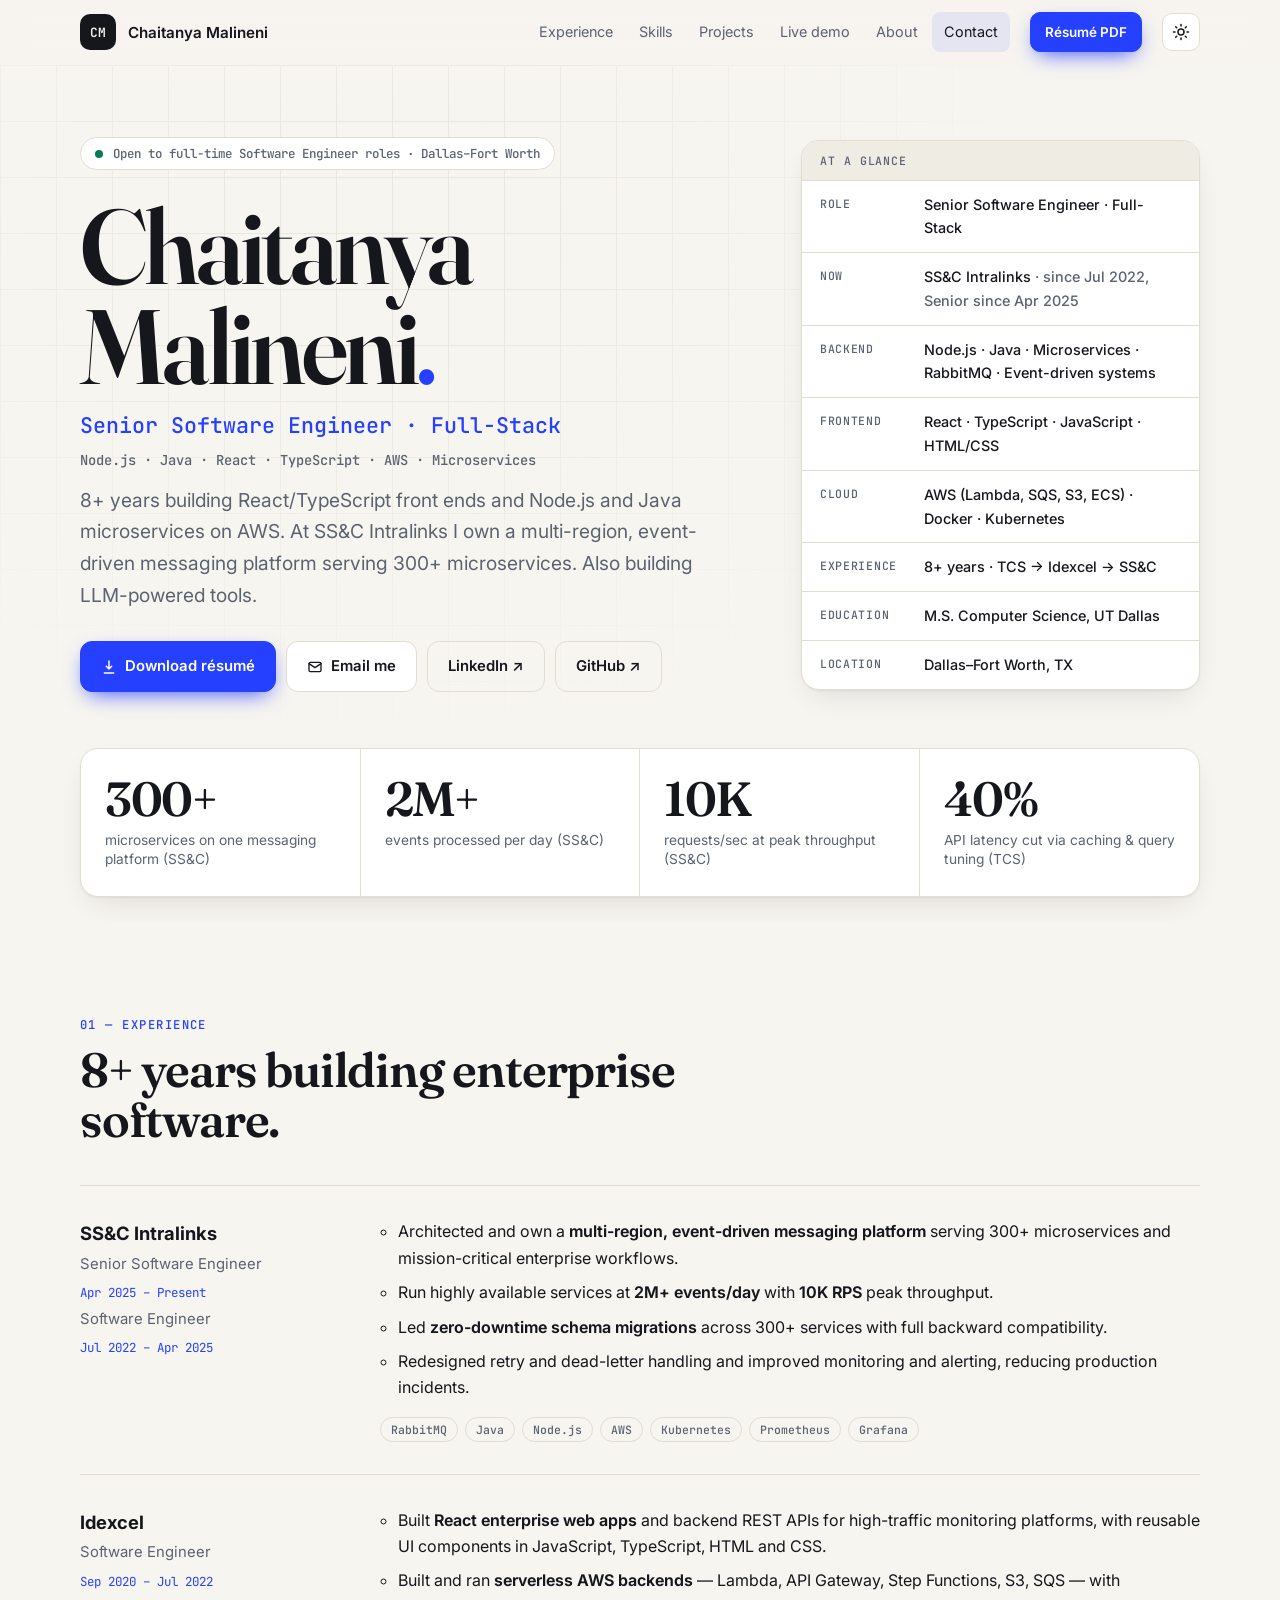
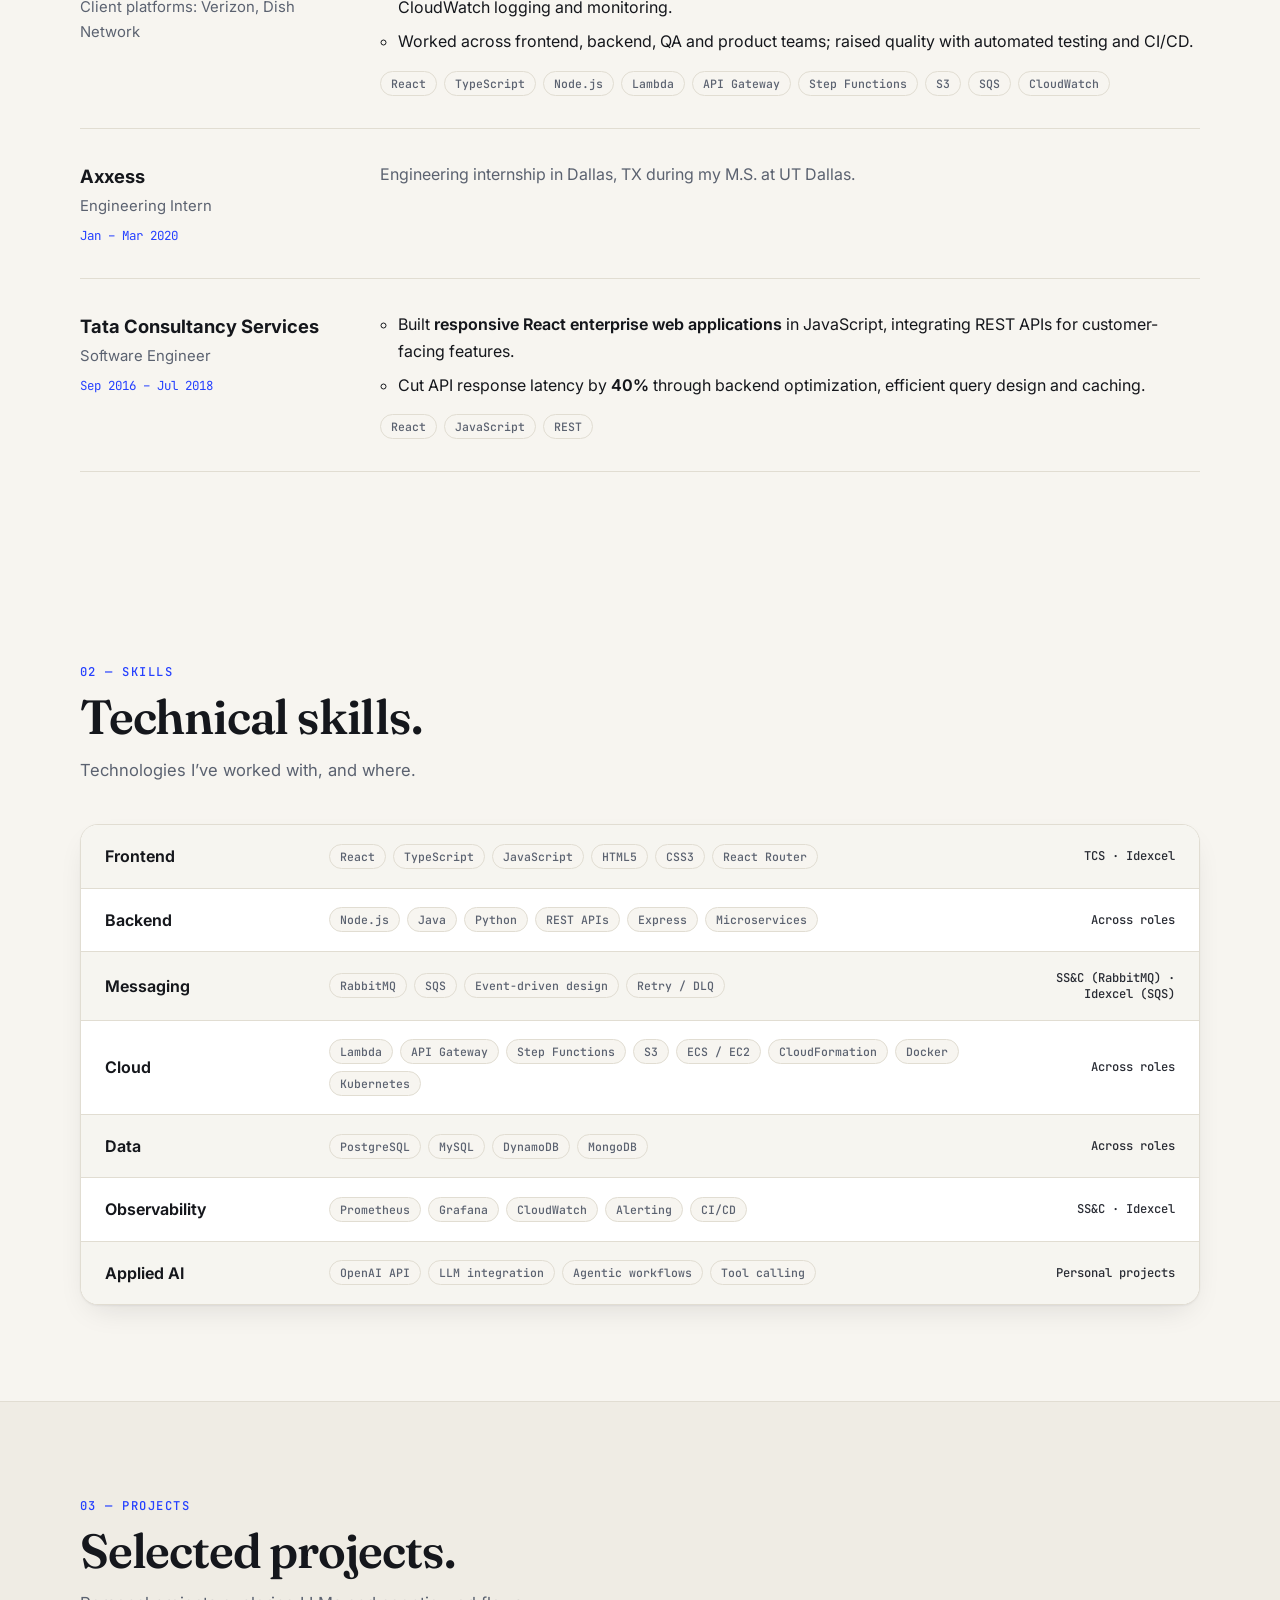
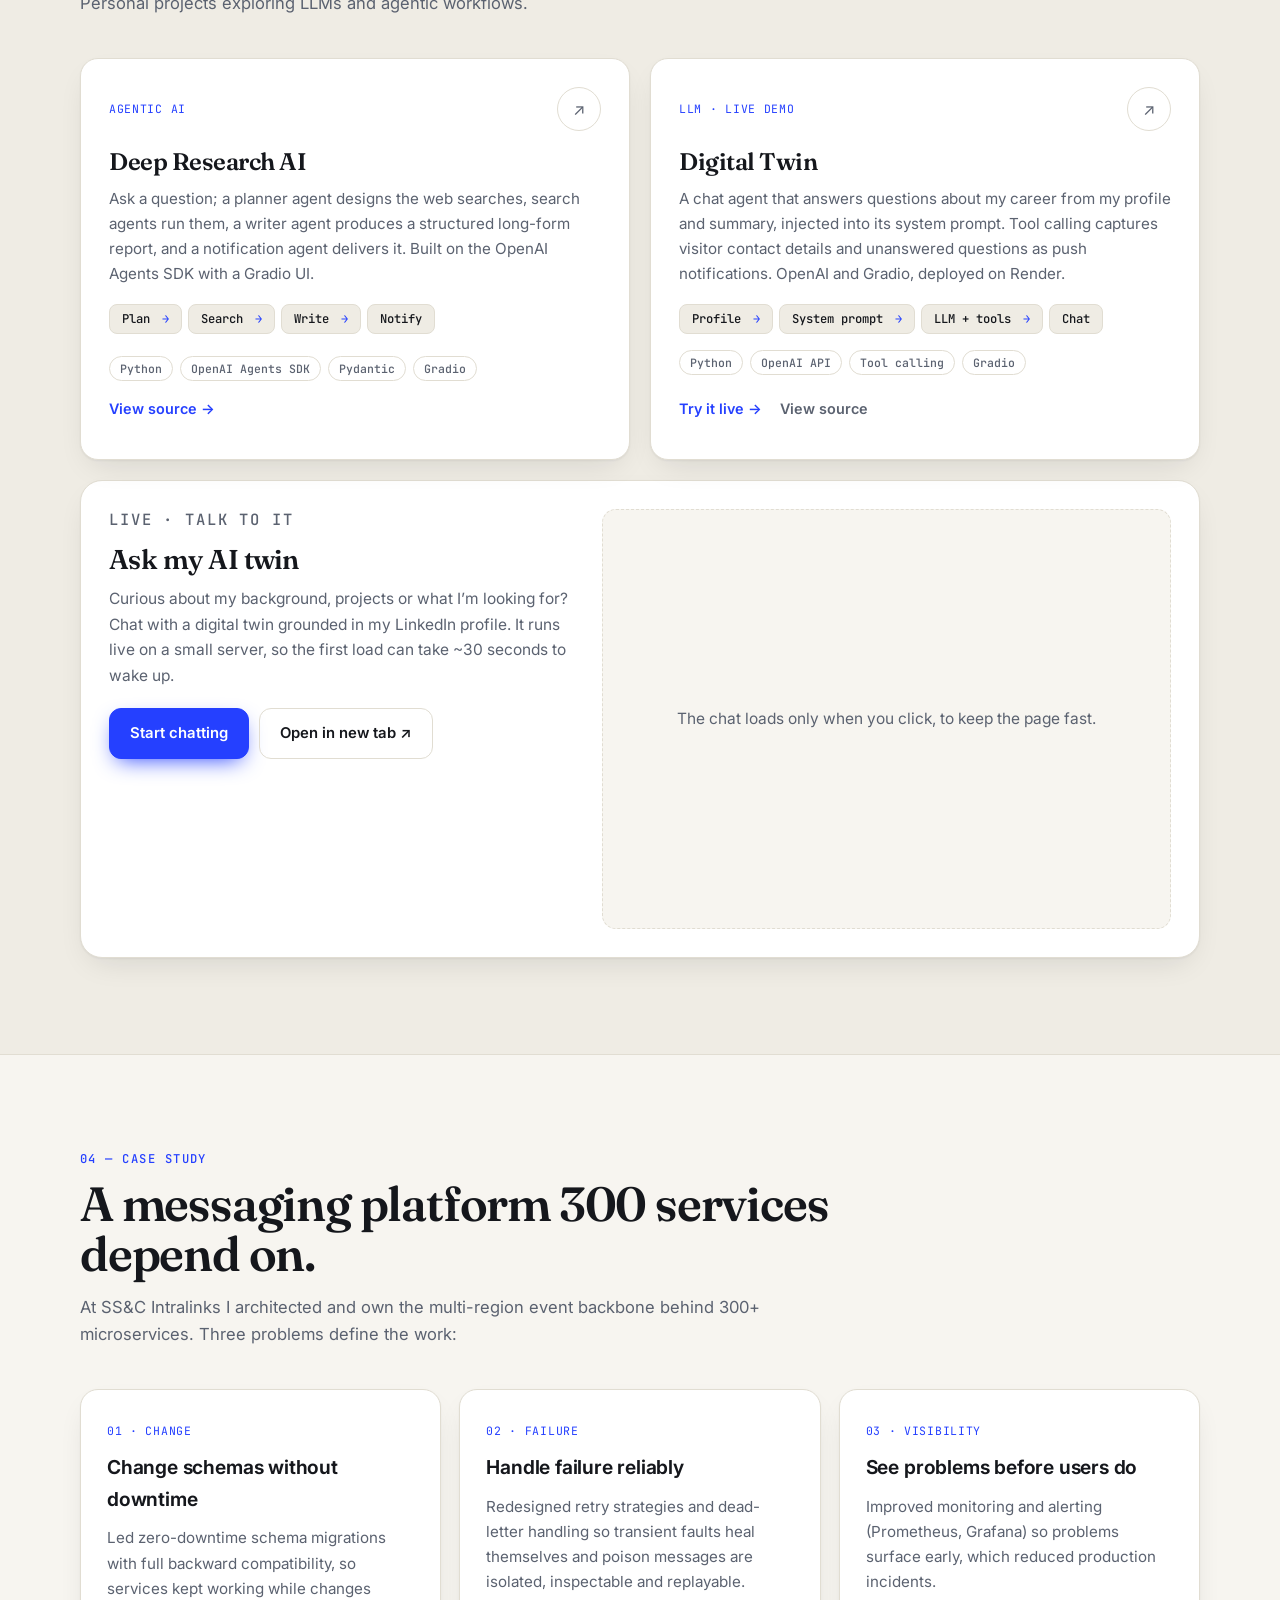
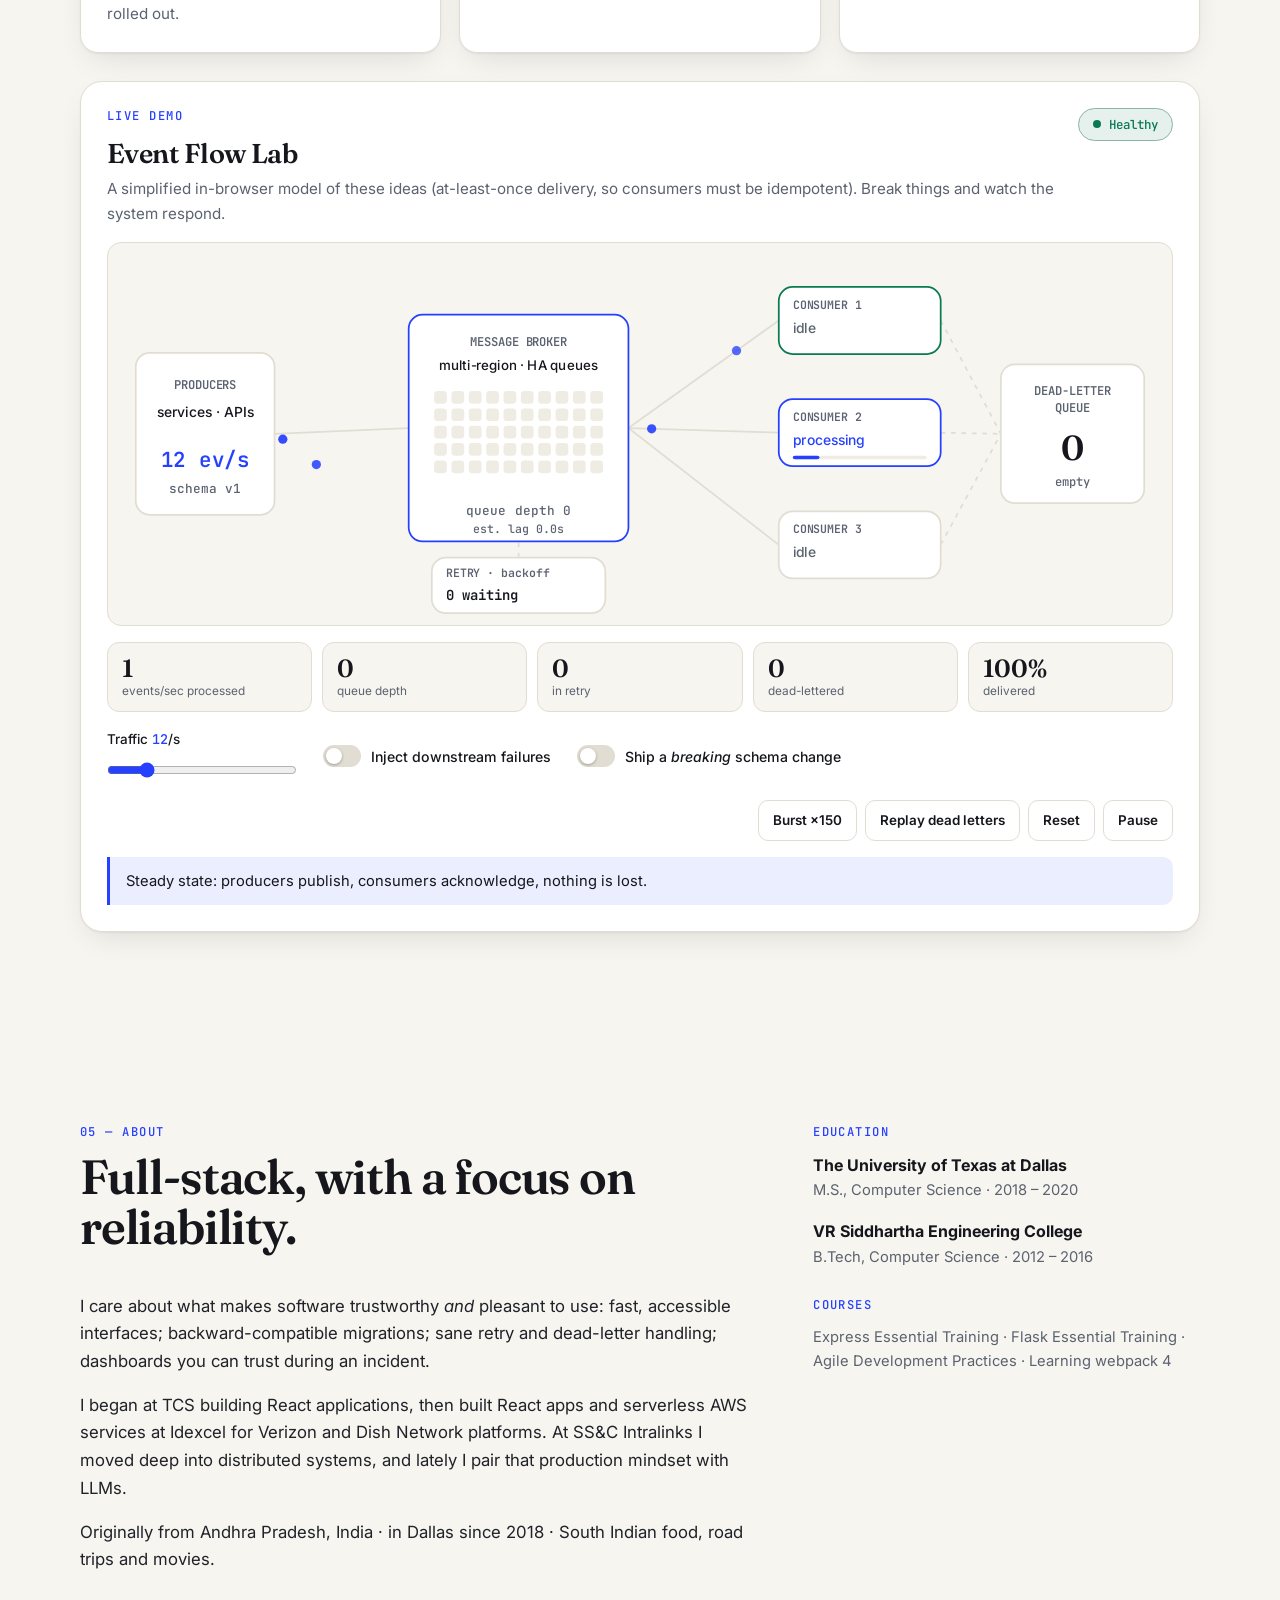
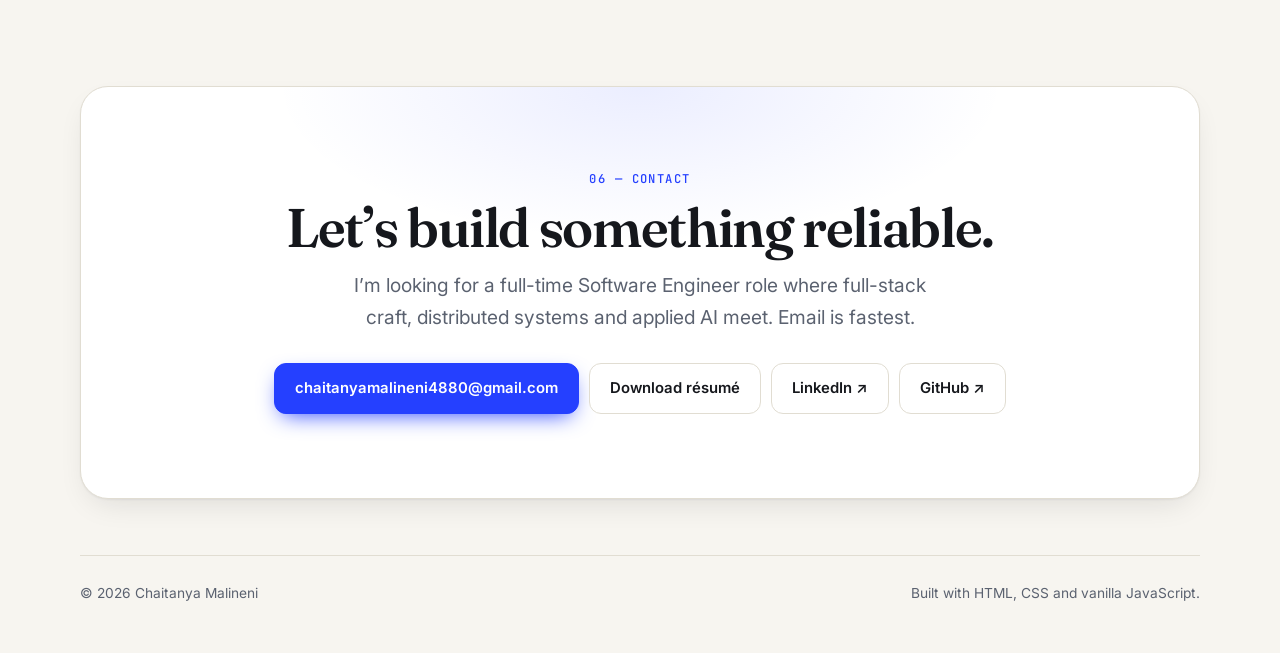
<file: index.html>
<!doctype html>
<html lang="en">
<head>
<meta charset="utf-8">
<meta name="viewport" content="width=device-width, initial-scale=1">
<title>Chaitanya Malineni — Senior Software Engineer (Full-Stack)</title>
<meta name="description" content="Senior Software Engineer (Full-Stack), 8+ years: React, Node.js, Java and AWS. Architected a messaging platform serving 300+ microservices. Dallas–Fort Worth.">
<link rel="canonical" href="https://chaitanyamalineni.github.io/">
<meta property="og:title" content="Chaitanya Malineni — Senior Software Engineer (Full-Stack)">
<meta property="og:site_name" content="Chaitanya Malineni">
<meta property="og:locale" content="en_US">
<meta property="og:description" content="From React interfaces to event-driven platforms serving 300+ microservices. Try the live Event Flow Lab.">
<meta property="og:type" content="website">
<meta property="og:url" content="https://chaitanyamalineni.github.io/">
<meta property="og:image" content="https://chaitanyamalineni.github.io/og.png">
<meta property="og:image:width" content="1200">
<meta property="og:image:height" content="630">
<meta property="og:image:alt" content="Chaitanya Malineni — Senior Software Engineer (Full-Stack). 300+ microservices, 2M+ events per day, 10K RPS peak, 8+ years.">
<meta name="twitter:card" content="summary_large_image">
<meta name="twitter:title" content="Chaitanya Malineni — Senior Software Engineer (Full-Stack)">
<meta name="twitter:description" content="React, Node.js, Java and AWS. Architected a messaging platform serving 300+ microservices.">
<meta name="twitter:image" content="https://chaitanyamalineni.github.io/og.png">
<meta name="twitter:image:alt" content="Chaitanya Malineni — Senior Software Engineer (Full-Stack)">
<link rel="alternate" type="application/pdf" href="resume.pdf" title="Résumé">
<meta name="theme-color" content="#f7f5f0" media="(prefers-color-scheme: light)">
<meta name="theme-color" content="#0b0d11" media="(prefers-color-scheme: dark)">
<link rel="icon" href="favicon.svg" type="image/svg+xml">
<script>
  try{var t=localStorage.getItem('theme');if(t)document.documentElement.dataset.theme=t;
  else if(matchMedia('(prefers-color-scheme: dark)').matches)document.documentElement.dataset.theme='dark';}catch(e){}
</script>
<link rel="preconnect" href="https://fonts.googleapis.com">
<link rel="preconnect" href="https://fonts.gstatic.com" crossorigin>
<link href="https://fonts.googleapis.com/css2?family=Fraunces:opsz,wght@9..144,500;9..144,600;9..144,700&family=Inter:wght@400;500;600;700&family=JetBrains+Mono:wght@400;500&display=swap" rel="stylesheet">
<link rel="stylesheet" href="style.css">
<script type="application/ld+json">
{"@context":"https://schema.org","@type":"Person","name":"Chaitanya Malineni","jobTitle":"Senior Software Engineer","description":"Senior Software Engineer (Full-Stack) with 8+ years building React front ends and event-driven AWS backends.","image":"https://chaitanyamalineni.github.io/og.png","url":"https://chaitanyamalineni.github.io/","email":"chaitanyamalineni4880@gmail.com","sameAs":["https://www.linkedin.com/in/chaitanya-malineni","https://github.com/CHAITANYAMALINENI"],"worksFor":{"@type":"Organization","name":"SS&C Intralinks"},"alumniOf":[{"@type":"CollegeOrUniversity","name":"The University of Texas at Dallas"},{"@type":"CollegeOrUniversity","name":"VR Siddhartha Engineering College"}],"address":{"@type":"PostalAddress","addressLocality":"Dallas","addressRegion":"TX","addressCountry":"US"},"knowsAbout":["Distributed systems","Event-driven architecture","React","TypeScript","Node.js","Java","AWS","Microservices","LLM applications"]}
</script>
</head>
<body>
<a class="skip" href="#main">Skip to content</a>
<div class="progress" id="progress" aria-hidden="true"></div>

<header class="nav" id="nav">
  <a href="#top" class="brand" aria-label="Chaitanya Malineni — home"><span class="mono-mark">CM</span><span class="brand-name">Chaitanya Malineni</span></a>
  <nav aria-label="Primary" id="menu">
    <a href="#experience">Experience</a>
    <a href="#stack">Skills</a>
    <a href="#projects">Projects</a>
    <a href="#case">Live demo</a>
    <a href="#about">About</a>
    <a href="#contact">Contact</a>
  </nav>
  <a class="btn sm primary hide-sm" href="resume.pdf" download="Chaitanya_Malineni_Resume.pdf">Résumé&nbsp;PDF</a>
  <button id="theme" class="icon-btn" aria-label="Toggle light / dark theme" title="Toggle theme">
    <svg viewBox="0 0 24 24" width="18" height="18" fill="none" stroke="currentColor" stroke-width="2" stroke-linecap="round"><circle cx="12" cy="12" r="4"/><path d="M12 2v2M12 20v2M4.9 4.9l1.4 1.4M17.7 17.7l1.4 1.4M2 12h2M20 12h2M4.9 19.1l1.4-1.4M17.7 6.3l1.4-1.4"/></svg>
  </button>
</header>

<main id="main">
<!-- ============ HERO ============ -->
<section class="hero" id="top">
  <div class="container hero-grid">
    <div class="hero-copy">
      <p class="status"><span class="pulse"></span> Open to full-time Software Engineer roles · Dallas–Fort Worth</p>
      <h1>Chaitanya<br>Malineni<span class="stop">.</span></h1>
      <p class="role">Senior Software Engineer · <span style="white-space:nowrap">Full-Stack</span></p>
      <p class="stackline">Node.js · Java · React · TypeScript · AWS · Microservices</p>
      <p class="lead">8+ years building React/TypeScript front ends and Node.js and Java microservices on AWS. At SS&amp;C Intralinks I own a multi-region, event-driven messaging platform serving 300+ microservices. Also building LLM-powered tools.</p>
      <div class="cta">
        <a class="btn primary" href="resume.pdf" download="Chaitanya_Malineni_Resume.pdf">
          <svg viewBox="0 0 24 24" width="16" height="16" fill="none" stroke="currentColor" stroke-width="2.2" stroke-linecap="round" stroke-linejoin="round"><path d="M12 3v12m0 0l-4-4m4 4l4-4M5 21h14"/></svg>
          Download résumé
        </a>
        <a class="btn" href="mailto:chaitanyamalineni4880@gmail.com">
          <svg viewBox="0 0 24 24" width="16" height="16" fill="none" stroke="currentColor" stroke-width="2" stroke-linecap="round" stroke-linejoin="round"><rect x="3" y="5" width="18" height="14" rx="2"/><path d="M3 7l9 6 9-6"/></svg>
          Email me
        </a>
        <a class="btn ghost" href="https://www.linkedin.com/in/chaitanya-malineni" target="_blank" rel="me noopener">LinkedIn&nbsp;↗</a>
        <a class="btn ghost" href="https://github.com/CHAITANYAMALINENI" target="_blank" rel="me noopener">GitHub&nbsp;↗</a>
      </div>
    </div>

    <aside class="spec" aria-label="At a glance">
      <div class="spec-head"><span>At a glance</span></div>
      <dl>
        <div><dt>Role</dt><dd>Senior Software Engineer · Full-Stack</dd></div>
        <div><dt>Now</dt><dd>SS&amp;C Intralinks <span class="muted">· since Jul 2022, Senior since Apr 2025</span></dd></div>
        <div><dt>Backend</dt><dd>Node.js · Java · Microservices · RabbitMQ · Event-driven systems</dd></div>
        <div><dt>Frontend</dt><dd>React · TypeScript · JavaScript · HTML/CSS</dd></div>
        <div><dt>Cloud</dt><dd>AWS (Lambda, SQS, S3, ECS) · Docker · Kubernetes</dd></div>
        <div><dt>Experience</dt><dd>8+ years · TCS → Idexcel → SS&amp;C</dd></div>
        <div><dt>Education</dt><dd>M.S. Computer Science, UT Dallas</dd></div>
        <div><dt>Location</dt><dd>Dallas–Fort Worth, TX</dd></div>
      </dl>
    </aside>
  </div>

  <div class="container">
    <div class="metrics" id="impact">
      <div class="metric"><b data-count="300" data-suffix="+">300+</b><span>microservices on one messaging platform (SS&amp;C)</span></div>
      <div class="metric"><b data-count="2" data-suffix="M+">2M+</b><span>events processed per day (SS&amp;C)</span></div>
      <div class="metric"><b data-count="10" data-suffix="K">10K</b><span>requests/sec at peak throughput (SS&amp;C)</span></div>
      <div class="metric"><b data-count="40" data-suffix="%">40%</b><span>API latency cut via caching &amp; query tuning (TCS)</span></div>
    </div>
  </div>
</section>

<!-- ============ EXPERIENCE ============ -->
<section class="container block" id="experience">
  <header class="sec-head"><p class="kicker">01 — Experience</p><h2>8+ years building enterprise software.</h2></header>
  <ol class="jobs">
    <li class="job reveal">
      <div class="job-meta"><b>SS&amp;C Intralinks</b><span>Senior Software Engineer</span><span class="mono">Apr 2025 – Present</span><span>Software Engineer</span><span class="mono">Jul 2022 – Apr 2025</span></div>
      <div class="job-body">
        <ul>
          <li>Architected and own a <b>multi-region, event-driven messaging platform</b> serving 300+ microservices and mission-critical enterprise workflows.</li>
          <li>Run highly available services at <b>2M+ events/day</b> with <b>10K RPS</b> peak throughput.</li>
          <li>Led <b>zero-downtime schema migrations</b> across 300+ services with full backward compatibility.</li>
          <li>Redesigned retry and dead-letter handling and improved monitoring and alerting, reducing production incidents.</li>
        </ul>
        <div class="chips"><i>RabbitMQ</i><i>Java</i><i>Node.js</i><i>AWS</i><i>Kubernetes</i><i>Prometheus</i><i>Grafana</i></div>
      </div>
    </li>
    <li class="job reveal">
      <div class="job-meta"><b>Idexcel</b><span>Software Engineer</span><span class="mono">Sep 2020 – Jul 2022</span><span class="muted sm">Client platforms: Verizon, Dish Network</span></div>
      <div class="job-body">
        <ul>
          <li>Built <b>React enterprise web apps</b> and backend REST APIs for high-traffic monitoring platforms, with reusable UI components in JavaScript, TypeScript, HTML and CSS.</li>
          <li>Built and ran <b>serverless AWS backends</b> — Lambda, API Gateway, Step Functions, S3, SQS — with CloudWatch logging and monitoring.</li>
          <li>Worked across frontend, backend, QA and product teams; raised quality with automated testing and CI/CD.</li>
        </ul>
        <div class="chips"><i>React</i><i>TypeScript</i><i>Node.js</i><i>Lambda</i><i>API Gateway</i><i>Step Functions</i><i>S3</i><i>SQS</i><i>CloudWatch</i></div>
      </div>
    </li>
    <li class="job reveal">
      <div class="job-meta"><b>Axxess</b><span>Engineering Intern</span><span class="mono">Jan – Mar 2020</span></div>
      <div class="job-body"><p class="muted">Engineering internship in Dallas, TX during my M.S. at UT Dallas.</p></div>
    </li>
    <li class="job reveal">
      <div class="job-meta"><b>Tata Consultancy Services</b><span>Software Engineer</span><span class="mono">Sep 2016 – Jul 2018</span></div>
      <div class="job-body">
        <ul>
          <li>Built <b>responsive React enterprise web applications</b> in JavaScript, integrating REST APIs for customer-facing features.</li>
          <li>Cut API response latency by <b>40%</b> through backend optimization, efficient query design and caching.</li>
        </ul>
        <div class="chips"><i>React</i><i>JavaScript</i><i>REST</i></div>
      </div>
    </li>
  </ol>
</section>

<!-- ============ STACK ============ -->
<section class="container block" id="stack">
  <header class="sec-head"><p class="kicker">02 — Skills</p><h2>Technical skills.</h2><p class="sub">Technologies I’ve worked with, and where.</p></header>
  <div class="layers">
    <div class="layer reveal"><div class="l-name">Frontend</div><div class="chips"><i>React</i><i>TypeScript</i><i>JavaScript</i><i>HTML5</i><i>CSS3</i><i>React Router</i></div><div class="l-proof">TCS · Idexcel</div></div>
    <div class="layer reveal"><div class="l-name">Backend</div><div class="chips"><i>Node.js</i><i>Java</i><i>Python</i><i>REST APIs</i><i>Express</i><i>Microservices</i></div><div class="l-proof">Across roles</div></div>
    <div class="layer reveal"><div class="l-name">Messaging</div><div class="chips"><i>RabbitMQ</i><i>SQS</i><i>Event-driven design</i><i>Retry / DLQ</i></div><div class="l-proof">SS&amp;C (RabbitMQ) · Idexcel (SQS)</div></div>
    <div class="layer reveal"><div class="l-name">Cloud</div><div class="chips"><i>Lambda</i><i>API Gateway</i><i>Step Functions</i><i>S3</i><i>ECS / EC2</i><i>CloudFormation</i><i>Docker</i><i>Kubernetes</i></div><div class="l-proof">Across roles</div></div>
    <div class="layer reveal"><div class="l-name">Data</div><div class="chips"><i>PostgreSQL</i><i>MySQL</i><i>DynamoDB</i><i>MongoDB</i></div><div class="l-proof">Across roles</div></div>
    <div class="layer reveal"><div class="l-name">Observability</div><div class="chips"><i>Prometheus</i><i>Grafana</i><i>CloudWatch</i><i>Alerting</i><i>CI/CD</i></div><div class="l-proof">SS&amp;C · Idexcel</div></div>
    <div class="layer reveal"><div class="l-name">Applied AI</div><div class="chips"><i>OpenAI API</i><i>LLM integration</i><i>Agentic workflows</i><i>Tool calling</i></div><div class="l-proof">Personal projects</div></div>
  </div>
</section>

<!-- ============ PROJECTS ============ -->
<section class="block alt" id="projects">
  <div class="container">
    <header class="sec-head"><p class="kicker">03 — Projects</p><h2>Selected projects.</h2><p class="sub">Personal projects exploring LLMs and agentic workflows.</p></header>
    <div class="cards">
      <article class="card reveal">
        <div class="card-top"><span class="mono tag">Agentic AI</span><a class="arrow" href="https://github.com/CHAITANYAMALINENI/deep-research-ai" target="_blank" rel="noopener" aria-label="Deep Research AI on GitHub">↗</a></div>
        <h3>Deep Research AI</h3>
        <p>Ask a question; a planner agent designs the web searches, search agents run them, a writer agent produces a structured long-form report, and a notification agent delivers it. Built on the OpenAI Agents SDK with a Gradio UI.</p>
        <ol class="flow"><li>Plan</li><li>Search</li><li>Write</li><li>Notify</li></ol>
        <div class="chips"><i>Python</i><i>OpenAI Agents SDK</i><i>Pydantic</i><i>Gradio</i></div>
        <a class="more" href="https://github.com/CHAITANYAMALINENI/deep-research-ai" target="_blank" rel="noopener">View source →</a>
      </article>
      <article class="card reveal">
        <div class="card-top"><span class="mono tag">LLM · Live demo</span><a class="arrow" href="https://github.com/CHAITANYAMALINENI/my-digital-twin-ai" target="_blank" rel="noopener" aria-label="Digital Twin on GitHub">↗</a></div>
        <h3>Digital Twin</h3>
        <p>A chat agent that answers questions about my career from my profile and summary, injected into its system prompt. Tool calling captures visitor contact details and unanswered questions as push notifications. OpenAI and Gradio, deployed on Render.</p>
        <ol class="flow"><li>Profile</li><li>System prompt</li><li>LLM + tools</li><li>Chat</li></ol>
        <div class="chips"><i>Python</i><i>OpenAI API</i><i>Tool calling</i><i>Gradio</i></div>
        <div class="more-row"><a class="more" href="https://twin-08bn.onrender.com/" target="_blank" rel="noopener">Try it live →</a><a class="more alt-link" href="https://github.com/CHAITANYAMALINENI/my-digital-twin-ai" target="_blank" rel="noopener">View source</a></div>
      </article>
    </div>
    <div class="twin reveal" id="twin">
      <div class="twin-copy">
        <p class="kicker">Live · talk to it</p>
        <h3>Ask my AI twin</h3>
        <p>Curious about my background, projects or what I’m looking for? Chat with a digital twin grounded in my LinkedIn profile. It runs live on a small server, so the first load can take ~30 seconds to wake up.</p>
        <div class="cta">
          <button class="btn primary" id="twin-load" type="button">Start chatting</button>
          <a class="btn ghost" href="https://twin-08bn.onrender.com/" target="_blank" rel="noopener">Open in new tab ↗</a>
        </div>
      </div>
      <div class="twin-frame" id="twin-frame" aria-live="polite"><p class="muted sm">The chat loads only when you click, to keep the page fast.</p></div>
    </div>
    <div id="gh-live" class="gh-live" hidden></div>
  </div>
</section>

<!-- ============ CASE STUDY + LAB ============ -->
<section class="block" id="case">
  <div class="container">
    <header class="sec-head"><p class="kicker">04 — Case study</p><h2>A messaging platform 300 services depend on.</h2>
      <p class="sub">At SS&amp;C Intralinks I architected and own the multi-region event backbone behind 300+ microservices. Three problems define the work:</p></header>
    <div class="trio">
      <article class="reveal"><span class="mono tag">01 · Change</span><h3>Change schemas without downtime</h3><p>Led zero-downtime schema migrations with full backward compatibility, so services kept working while changes rolled out.</p></article>
      <article class="reveal"><span class="mono tag">02 · Failure</span><h3>Handle failure reliably</h3><p>Redesigned retry strategies and dead-letter handling so transient faults heal themselves and poison messages are isolated, inspectable and replayable.</p></article>
      <article class="reveal"><span class="mono tag">03 · Visibility</span><h3>See problems before users do</h3><p>Improved monitoring and alerting (Prometheus, Grafana) so problems surface early, which reduced production incidents.</p></article>
    </div>

    <div class="lab reveal" id="lab" aria-labelledby="lab-title">
      <div class="lab-head">
        <div>
          <p class="kicker">Live demo</p>
          <h3 id="lab-title">Event Flow Lab</h3>
          <p class="sub">A simplified in-browser model of these ideas (at-least-once delivery, so consumers must be idempotent). Break things and watch the system respond.</p>
        </div>
        <div class="health" id="health" role="status"><span class="hdot"></span><span id="health-text">Healthy</span></div>
      </div>

      <p class="swipe-hint">Swipe the diagram sideways →</p>
      <div class="lab-stage"><canvas id="labcanvas" aria-hidden="true"></canvas></div>

      <div class="lab-stats" aria-hidden="true">
        <div><b id="s-tps">0</b><span>events/sec processed</span></div>
        <div><b id="s-q">0</b><span>queue depth</span></div>
        <div><b id="s-r">0</b><span>in retry</span></div>
        <div><b id="s-d">0</b><span>dead-lettered</span></div>
        <div><b id="s-ok">100%</b><span>delivered</span></div>
      </div>

      <div class="lab-controls">
        <label class="ctl"><span>Traffic <output id="rate-out">12</output>/s</span><input type="range" id="rate" min="1" max="60" value="12"></label>
        <label class="tog"><input type="checkbox" id="fail"><span class="sw"></span><span>Inject downstream failures</span></label>
        <label class="tog"><input type="checkbox" id="breaking"><span class="sw"></span><span>Ship a <em>breaking</em> schema change</span></label>
        <div class="ctl-btns">
          <button class="btn sm" id="burst" type="button">Burst ×150</button>
          <button class="btn sm" id="replay" type="button">Replay dead letters</button>
          <button class="btn sm ghost" id="reset" type="button">Reset</button>
          <button class="btn sm" id="pause" type="button" aria-pressed="false">Pause</button>
        </div>
      </div>
      <p class="lab-note" id="lab-note">Steady state: producers publish, consumers acknowledge, nothing is lost.</p>
      <p class="sr-only" id="lab-live" aria-live="polite"></p>
    </div>
  </div>
</section>

<!-- ============ ABOUT / EDU ============ -->
<section class="container block" id="about">
  <div class="about-grid">
    <div>
      <header class="sec-head"><p class="kicker">05 — About</p><h2>Full-stack, with a focus on reliability.</h2></header>
      <div class="prose">
        <p>I care about what makes software trustworthy <em>and</em> pleasant to use: fast, accessible interfaces; backward-compatible migrations; sane retry and dead-letter handling; dashboards you can trust during an incident.</p>
        <p>I began at TCS building React applications, then built React apps and serverless AWS services at Idexcel for Verizon and Dish Network platforms. At SS&amp;C Intralinks I moved deep into distributed systems, and lately I pair that production mindset with LLMs.</p>
        <p class="muted">Originally from Andhra Pradesh, India · in Dallas since 2018 · South Indian food, road trips and movies.</p>
      </div>
    </div>
    <div class="edu">
      <h3 class="kicker">Education</h3>
      <div><b>The University of Texas at Dallas</b><span>M.S., Computer Science · 2018 – 2020</span></div>
      <div><b>VR Siddhartha Engineering College</b><span>B.Tech, Computer Science · 2012 – 2016</span></div>
      <h3 class="kicker" style="margin-top:28px">Courses</h3>
      <div><span>Express Essential Training · Flask Essential Training · Agile Development Practices · Learning webpack 4</span></div>
    </div>
  </div>
</section>

<!-- ============ CONTACT ============ -->
<section class="container" id="contact">
  <div class="contact">
    <p class="kicker">06 — Contact</p>
    <h2>Let’s build something reliable.</h2>
    <p class="lead">I’m looking for a full-time Software Engineer role where full-stack craft, distributed systems and applied AI meet. Email is fastest.</p>
    <div class="cta center">
      <a class="btn primary" href="mailto:chaitanyamalineni4880@gmail.com">chaitanyamalineni4880@gmail.com</a>
      <a class="btn" href="resume.pdf" download="Chaitanya_Malineni_Resume.pdf">Download résumé</a>
      <a class="btn ghost" href="https://www.linkedin.com/in/chaitanya-malineni" target="_blank" rel="me noopener">LinkedIn&nbsp;↗</a>
      <a class="btn ghost" href="https://github.com/CHAITANYAMALINENI" target="_blank" rel="me noopener">GitHub&nbsp;↗</a>
    </div>
  </div>
</section>
</main>

<footer class="container foot">
  <span>© <span id="yr">2026</span> Chaitanya Malineni</span>
  <span class="muted">Built with HTML, CSS and vanilla JavaScript.</span>
</footer>

<script src="script.js"></script>
</body>
</html>
</file>
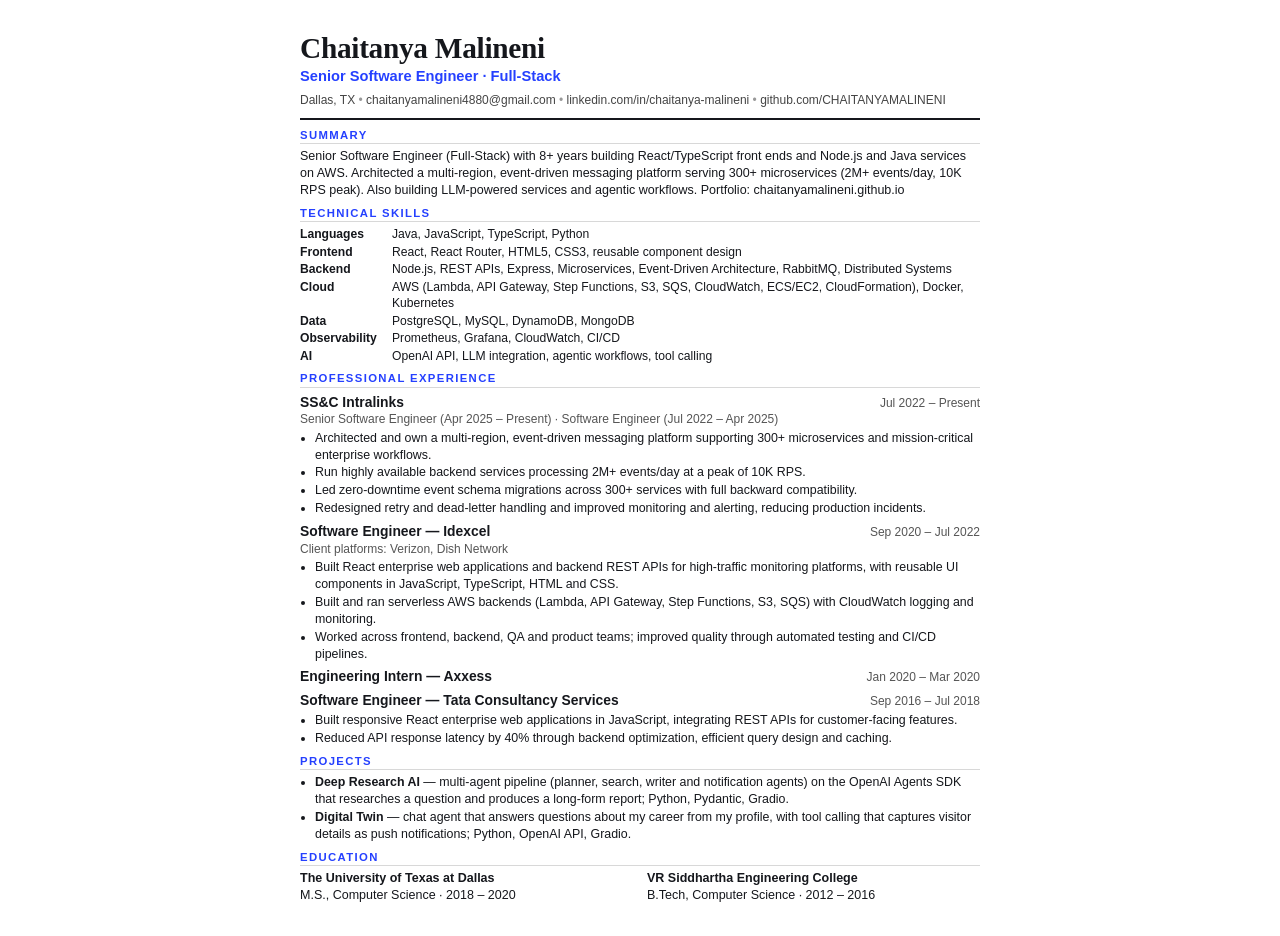
<file: resume.html>
<!doctype html>
<html lang="en">
<head>
<meta charset="utf-8">
<meta name="viewport" content="width=device-width, initial-scale=1">
<title>Chaitanya Malineni — Résumé</title>
<meta name="robots" content="noindex">
<meta name="author" content="Chaitanya Malineni">
<style>
  @page{size:Letter;margin:.5in}
  *{box-sizing:border-box;margin:0;padding:0}
  body{font:9.6pt/1.36 -apple-system,'Helvetica Neue',Arial,sans-serif;color:#15171c;background:#fff;max-width:7.5in;margin:0 auto;padding:0}
  header{border-bottom:2px solid #15171c;padding-bottom:9px;margin-bottom:10px}
  h1{font:700 22pt/1.1 Georgia,'Times New Roman',serif;letter-spacing:-.01em}
  .sub{font-size:11pt;color:#2540ff;font-weight:600;margin-top:3px}
  .contact{margin-top:5px;font-size:9pt;color:#444}
  .contact a{color:inherit;text-decoration:none}
  .contact span+span::before{content:" • ";color:#999}
  h2{font:700 8.5pt/1 -apple-system,Arial,sans-serif;text-transform:uppercase;letter-spacing:.12em;color:#2540ff;margin:9px 0 4px;padding-bottom:2px;border-bottom:1px solid #d8d8d8}
  p.sum{font-size:9.4pt}
  .skills{display:grid;grid-template-columns:82px 1fr;gap:1px 10px;font-size:9.1pt}
  .skills b{font-weight:600}
  .role{margin-top:5px}
  .role-h{display:flex;justify-content:space-between;align-items:baseline;gap:12px}
  .role-h b{font-size:10.4pt}
  .role-h span{font-size:9pt;color:#555;white-space:nowrap}
  .co{font-size:9pt;color:#555}
  ul{padding-left:15px;margin-top:2px}
  li{margin-bottom:1px;font-size:9.3pt}
  .two{display:grid;grid-template-columns:1fr 1fr;gap:14px}
  .small{font-size:9.4pt}
  @media screen{body{padding:32px 20px}}
</style>
</head>
<body>
<header>
  <h1>Chaitanya Malineni</h1>
  <div class="sub">Senior Software Engineer · Full-Stack</div>
  <div class="contact"><span>Dallas, TX</span><span><a href="mailto:chaitanyamalineni4880@gmail.com">chaitanyamalineni4880@gmail.com</a></span><span><a href="https://www.linkedin.com/in/chaitanya-malineni">linkedin.com/in/chaitanya-malineni</a></span><span><a href="https://github.com/CHAITANYAMALINENI">github.com/CHAITANYAMALINENI</a></span></div>
</header>

<h2>Summary</h2>
<p class="sum">Senior Software Engineer (Full-Stack) with 8+ years building React/TypeScript front ends and Node.js and Java services on AWS. Architected a multi-region, event-driven messaging platform serving 300+ microservices (2M+ events/day, 10K RPS peak). Also building LLM-powered services and agentic workflows. Portfolio: chaitanyamalineni.github.io</p>

<h2>Technical skills</h2>
<div class="skills">
  <b>Languages</b><span>Java, JavaScript, TypeScript, Python</span>
  <b>Frontend</b><span>React, React Router, HTML5, CSS3, reusable component design</span>
  <b>Backend</b><span>Node.js, REST APIs, Express, Microservices, Event-Driven Architecture, RabbitMQ, Distributed Systems</span>
  <b>Cloud</b><span>AWS (Lambda, API Gateway, Step Functions, S3, SQS, CloudWatch, ECS/EC2, CloudFormation), Docker, Kubernetes</span>
  <b>Data</b><span>PostgreSQL, MySQL, DynamoDB, MongoDB</span>
  <b>Observability</b><span>Prometheus, Grafana, CloudWatch, CI/CD</span>
  <b>AI</b><span>OpenAI API, LLM integration, agentic workflows, tool calling</span>
</div>

<h2>Professional experience</h2>
<div class="role">
  <div class="role-h"><b>SS&amp;C Intralinks</b><span>Jul 2022 – Present</span></div>
  <div class="co">Senior Software Engineer (Apr 2025 – Present) · Software Engineer (Jul 2022 – Apr 2025)</div>
  <ul>
    <li>Architected and own a multi-region, event-driven messaging platform supporting 300+ microservices and mission-critical enterprise workflows.</li>
    <li>Run highly available backend services processing 2M+ events/day at a peak of 10K RPS.</li>
    <li>Led zero-downtime event schema migrations across 300+ services with full backward compatibility.</li>
    <li>Redesigned retry and dead-letter handling and improved monitoring and alerting, reducing production incidents.</li>
  </ul>
</div>
<div class="role">
  <div class="role-h"><b>Software Engineer — Idexcel</b><span>Sep 2020 – Jul 2022</span></div>
  <div class="co">Client platforms: Verizon, Dish Network</div>
  <ul>
    <li>Built React enterprise web applications and backend REST APIs for high-traffic monitoring platforms, with reusable UI components in JavaScript, TypeScript, HTML and CSS.</li>
    <li>Built and ran serverless AWS backends (Lambda, API Gateway, Step Functions, S3, SQS) with CloudWatch logging and monitoring.</li>
    <li>Worked across frontend, backend, QA and product teams; improved quality through automated testing and CI/CD pipelines.</li>
  </ul>
</div>
<div class="role">
  <div class="role-h"><b>Engineering Intern — Axxess</b><span>Jan 2020 – Mar 2020</span></div>
</div>
<div class="role">
  <div class="role-h"><b>Software Engineer — Tata Consultancy Services</b><span>Sep 2016 – Jul 2018</span></div>
  <ul>
    <li>Built responsive React enterprise web applications in JavaScript, integrating REST APIs for customer-facing features.</li>
    <li>Reduced API response latency by 40% through backend optimization, efficient query design and caching.</li>
  </ul>
</div>

<h2>Projects</h2>
<ul>
  <li><b>Deep Research AI</b> — multi-agent pipeline (planner, search, writer and notification agents) on the OpenAI Agents SDK that researches a question and produces a long-form report; Python, Pydantic, Gradio.</li>
  <li><b>Digital Twin</b> — chat agent that answers questions about my career from my profile, with tool calling that captures visitor details as push notifications; Python, OpenAI API, Gradio.</li>
</ul>

<h2>Education</h2>
<div class="two small">
  <div><b>The University of Texas at Dallas</b><br>M.S., Computer Science · 2018 – 2020</div>
  <div><b>VR Siddhartha Engineering College</b><br>B.Tech, Computer Science · 2012 – 2016</div>
</div>
</body>
</html>
</file>
<file: style.css>
:root{
  --bg:#f7f5f0; --bg-alt:#efece4; --surface:#ffffff; --ink:#15171c; --muted:#5b6270; --line:#e1ddd2;
  --accent:#2540ff; --accent-soft:rgba(37,64,255,.09); --on-accent:#fff;
  --good:#0a7a52; --warn:#8f5a00; --bad:#c42a40;
  --shadow:0 1px 2px rgba(20,20,30,.05),0 12px 32px -12px rgba(20,20,30,.14);
  --serif:'Fraunces',Georgia,'Times New Roman',serif;
  --sans:Inter,system-ui,-apple-system,'Segoe UI',sans-serif;
  --mono:'JetBrains Mono',ui-monospace,'SF Mono',Menlo,monospace;
  --r:18px;
}
:root[data-theme="dark"]{
  --bg:#0b0d11; --bg-alt:#0f1217; --surface:#13171e; --ink:#eceef3; --muted:#98a0b0; --line:#232834;
  --accent:#8091ff; --accent-soft:rgba(128,145,255,.12); --on-accent:#0b0d11;
  --good:#34d399; --warn:#fbbf24; --bad:#fb7185;
  --shadow:0 1px 2px rgba(0,0,0,.4),0 16px 40px -16px rgba(0,0,0,.6);
}
*{box-sizing:border-box;margin:0;padding:0}
html{scroll-behavior:smooth;scroll-padding-top:84px;-webkit-text-size-adjust:100%}
body{background:var(--bg);color:var(--ink);font:400 16px/1.65 var(--sans);-webkit-font-smoothing:antialiased;transition:background .25s,color .25s;overflow-x:hidden}
a{color:inherit;text-decoration:none}
button{font:inherit;color:inherit}
:focus-visible{outline:2px solid var(--accent);outline-offset:3px;border-radius:6px}
.container{width:min(1120px,100% - 40px);margin-inline:auto}
.mono{font-family:var(--mono)}
.muted{color:var(--muted)} .sm{font-size:.85rem}
.sr-only{position:absolute;width:1px;height:1px;overflow:hidden;clip:rect(0 0 0 0);white-space:nowrap}
.skip{position:absolute;left:12px;top:-60px;background:var(--ink);color:var(--bg);padding:10px 16px;border-radius:8px;z-index:100;transition:top .2s}
.skip:focus{top:12px}
.progress{position:fixed;inset:0 auto auto 0;height:3px;width:0;background:var(--accent);z-index:80}

/* nav */
.nav{position:sticky;top:0;z-index:60;display:flex;align-items:center;gap:20px;padding:12px max(20px,calc((100% - 1120px)/2));
  background:color-mix(in srgb,var(--bg) 82%,transparent);backdrop-filter:saturate(1.4) blur(14px);border-bottom:1px solid transparent;transition:border-color .25s}
.nav.scrolled{border-color:var(--line)}
.brand{display:flex;align-items:center;gap:12px;font-weight:600}
.mono-mark{display:grid;place-items:center;width:36px;height:36px;border-radius:10px;background:var(--ink);color:var(--bg);font:600 .8rem var(--mono);letter-spacing:.02em}
.brand-name{font-size:.95rem}
#menu{display:flex;gap:2px;margin-left:auto}
#menu a{padding:8px 12px;border-radius:8px;font-size:.9rem;color:var(--muted);transition:.15s}
#menu a:hover,#menu a.active{color:var(--ink);background:var(--accent-soft)}
.icon-btn{display:grid;place-items:center;width:38px;height:38px;border-radius:10px;border:1px solid var(--line);background:var(--surface);cursor:pointer;transition:.15s}
.icon-btn:hover{border-color:var(--accent)}

/* buttons */
.btn{display:inline-flex;align-items:center;gap:8px;padding:12px 20px;border-radius:12px;border:1px solid var(--line);background:var(--surface);font-weight:600;font-size:.93rem;cursor:pointer;transition:transform .15s,border-color .15s,box-shadow .15s}
.btn:hover{transform:translateY(-1px);border-color:var(--accent)}
.btn.primary{background:var(--accent);border-color:var(--accent);color:var(--on-accent);box-shadow:0 8px 22px -8px var(--accent)}
.btn.primary:hover{box-shadow:0 12px 26px -8px var(--accent)}
.btn.ghost{background:transparent}
.btn.sm{padding:8px 14px;font-size:.84rem;border-radius:10px}
.btn[aria-pressed="true"]{background:var(--accent-soft);border-color:var(--accent)}

/* hero */
.hero{position:relative;padding:72px 0 24px;overflow:hidden}
.hero::before{content:"";position:absolute;inset:0;z-index:-1;pointer-events:none;
  background-image:linear-gradient(var(--line) 1px,transparent 1px),linear-gradient(90deg,var(--line) 1px,transparent 1px);
  background-size:56px 56px;opacity:.55;
  -webkit-mask-image:radial-gradient(ellipse 70% 80% at 30% 20%,#000 20%,transparent 75%);mask-image:radial-gradient(ellipse 70% 80% at 30% 20%,#000 20%,transparent 75%)}
.hero-grid{display:grid;grid-template-columns:1.25fr .75fr;gap:56px;align-items:center}
.status{display:inline-flex;align-items:center;gap:10px;font:500 .78rem var(--mono);color:var(--muted);padding:7px 14px;border:1px solid var(--line);border-radius:99px;background:var(--surface)}
.pulse{width:8px;height:8px;border-radius:50%;background:var(--good);animation:pulse 2s infinite}
@keyframes pulse{0%{box-shadow:0 0 0 0 color-mix(in srgb,var(--good) 55%,transparent)}70%,100%{box-shadow:0 0 0 10px transparent}}
h1{font:600 clamp(3.2rem,9vw,6.6rem)/.95 var(--serif);letter-spacing:-.035em;margin:26px 0 14px;font-variation-settings:"opsz" 144}
h1 .stop{color:var(--accent)}
.role{font:500 clamp(1.05rem,2.2vw,1.35rem) var(--mono);color:var(--accent);margin-bottom:18px}
.stackline{font:500 .86rem var(--mono);color:var(--muted);margin:-6px 0 16px}
.lead{font-size:clamp(1.02rem,1.6vw,1.2rem);color:var(--muted);max-width:620px}
.cta{display:flex;flex-wrap:wrap;gap:10px;margin-top:30px}
.cta.center{justify-content:center}

.spec{border:1px solid var(--line);border-radius:var(--r);background:var(--surface);box-shadow:var(--shadow);overflow:hidden}
.spec-head{display:flex;justify-content:space-between;padding:12px 18px;border-bottom:1px solid var(--line);background:var(--bg-alt);font:500 .72rem var(--mono);text-transform:uppercase;letter-spacing:.08em;color:var(--muted)}
.spec dl>div{display:grid;grid-template-columns:92px 1fr;gap:12px;padding:12px 18px;border-bottom:1px solid var(--line);font-size:.9rem}
.spec dl>div:last-child{border:0}
.spec dt{font:500 .72rem var(--mono);text-transform:uppercase;letter-spacing:.06em;color:var(--muted);padding-top:3px}
.spec dd{font-weight:500}

.metrics{display:grid;grid-template-columns:repeat(4,1fr);margin-top:56px;border:1px solid var(--line);border-radius:var(--r);background:var(--surface);box-shadow:var(--shadow);overflow:hidden}
.metric{padding:26px 24px;border-right:1px solid var(--line)}
.metric:last-child{border:0}
.metric b{display:block;font:600 clamp(2.1rem,4vw,3rem)/1 var(--serif);letter-spacing:-.03em}
.metric span{display:block;margin-top:8px;font-size:.86rem;color:var(--muted);line-height:1.4}

/* sections */
.block{padding:96px 0}
.alt{background:var(--bg-alt);border-block:1px solid var(--line)}
.sec-head{margin-bottom:40px;max-width:760px}
.kicker{font:500 .76rem var(--mono);text-transform:uppercase;letter-spacing:.12em;color:var(--accent);margin-bottom:12px}
h2{font:600 clamp(1.9rem,4.2vw,3rem)/1.05 var(--serif);letter-spacing:-.025em}
h3{font-weight:650;letter-spacing:-.01em}
.sub{margin-top:14px;color:var(--muted);font-size:1.04rem}

/* jobs */
.jobs{list-style:none;border-top:1px solid var(--line)}
.job{display:grid;grid-template-columns:260px 1fr;gap:40px;padding:32px 0;border-bottom:1px solid var(--line)}
.job-meta{display:flex;flex-direction:column;gap:3px}
.job-meta b{font-size:1.15rem}
.job-meta span:not(.mono){color:var(--muted);font-size:.93rem}
.job-meta .mono{font-size:.78rem;color:var(--accent);margin-top:4px}
.job-body ul{padding-left:18px}
.job-body li{margin-bottom:8px}
.job-body b{font-weight:650}
.chips{display:flex;flex-wrap:wrap;gap:7px;margin-top:16px}
.chips i{font:500 .72rem var(--mono);font-style:normal;padding:4px 10px;border-radius:99px;background:var(--bg);border:1px solid var(--line);color:var(--muted)}
.alt .chips i{background:var(--surface)}

/* trio */
.trio{display:grid;grid-template-columns:repeat(3,1fr);gap:18px;margin-bottom:28px}
.trio article{padding:26px;border:1px solid var(--line);border-radius:var(--r);background:var(--surface);box-shadow:var(--shadow)}
.tag{font-size:.72rem;color:var(--accent);letter-spacing:.06em;text-transform:uppercase}
.trio h3{font-size:1.2rem;margin:10px 0}
.trio p{color:var(--muted);font-size:.95rem}

/* lab */
.lab{border:1px solid var(--line);border-radius:22px;background:var(--surface);box-shadow:var(--shadow);padding:26px}
.lab-head{display:flex;justify-content:space-between;gap:16px;align-items:flex-start;margin-bottom:16px}
.lab-head h3{font:600 1.7rem var(--serif);letter-spacing:-.02em}
.lab-head .sub{margin-top:6px;font-size:.95rem}
.health{display:inline-flex;align-items:center;gap:8px;padding:7px 14px;border-radius:99px;border:1px solid color-mix(in srgb,var(--good) 40%,var(--line));background:color-mix(in srgb,var(--good) 10%,transparent);font:500 .78rem var(--mono);white-space:nowrap;color:var(--good)}
.health .hdot{width:8px;height:8px;border-radius:50%;background:currentColor}
.health.bad{color:var(--bad);border-color:color-mix(in srgb,var(--bad) 45%,var(--line));background:color-mix(in srgb,var(--bad) 10%,transparent)}
.health.bad .hdot{animation:pulse 1s infinite}
.health.warn{color:var(--warn);border-color:color-mix(in srgb,var(--warn) 45%,var(--line));background:color-mix(in srgb,var(--warn) 10%,transparent)}
.lab-stage{overflow-x:auto;border:1px solid var(--line);border-radius:14px;background:var(--bg)}
#labcanvas{display:block;width:100%;min-width:700px;aspect-ratio:920/330}
.lab-stats{display:grid;grid-template-columns:repeat(5,1fr);gap:10px;margin:16px 0}
.lab-stats div{padding:12px 14px;border:1px solid var(--line);border-radius:12px;background:var(--bg)}
.lab-stats b{display:block;font:600 1.55rem/1.1 var(--serif);font-variant-numeric:tabular-nums}
.lab-stats span{display:block;font-size:.74rem;line-height:1.3;color:var(--muted);margin-top:2px}
.lab-controls{display:flex;flex-wrap:wrap;gap:16px 26px;align-items:center}
.ctl{display:flex;flex-direction:column;gap:6px;font-size:.84rem;font-weight:500;min-width:190px}
.ctl output{font-family:var(--mono);color:var(--accent)}
input[type=range]{accent-color:var(--accent);width:100%;height:28px}
.tog{display:inline-flex;align-items:center;gap:10px;font-size:.88rem;font-weight:500;cursor:pointer;padding:10px 0}
.tog input{position:absolute;opacity:0;width:1px;height:1px}
.sw{position:relative;width:38px;height:22px;border-radius:99px;background:var(--line);transition:.2s;flex:none}
.sw::after{content:"";position:absolute;top:3px;left:3px;width:16px;height:16px;border-radius:50%;background:#fff;box-shadow:0 1px 3px rgba(0,0,0,.3);transition:.2s}
.tog input:checked+.sw{background:var(--accent)}
.tog input:checked+.sw::after{transform:translateX(16px)}
.tog input:focus-visible+.sw{outline:2px solid var(--accent);outline-offset:3px}
.ctl-btns{display:flex;flex-wrap:wrap;gap:8px;margin-left:auto}
.lab-note{margin-top:16px;padding:12px 16px;border-left:3px solid var(--accent);background:var(--accent-soft);border-radius:0 10px 10px 0;font-size:.92rem}

/* layers */
.layers{border:1px solid var(--line);border-radius:var(--r);overflow:hidden;background:var(--surface);box-shadow:var(--shadow)}
.layer{display:grid;grid-template-columns:200px 1fr 170px;gap:24px;align-items:center;padding:18px 24px;border-bottom:1px solid var(--line)}
.layer:last-child{border:0}
.layer:nth-child(odd){background:color-mix(in srgb,var(--bg-alt) 55%,var(--surface))}
.l-name{font-weight:650}
.layer .chips{margin:0}
.l-proof{font:500 .76rem var(--mono);color:color-mix(in srgb,var(--ink) 72%,var(--muted));text-align:right}

/* cards */
.cards{display:grid;grid-template-columns:repeat(2,1fr);gap:20px}
.card{display:flex;flex-direction:column;padding:28px;border:1px solid var(--line);border-radius:var(--r);background:var(--surface);box-shadow:var(--shadow);transition:transform .25s,border-color .25s}
.card:hover{transform:translateY(-3px);border-color:var(--accent)}
.card.wide{grid-column:1/-1}
.card-top{display:flex;justify-content:space-between;align-items:center;margin-bottom:16px}
.arrow{display:grid;place-items:center;width:44px;height:44px;border:1px solid var(--line);border-radius:50%;color:var(--muted);transition:.15s}
.arrow:hover{color:var(--on-accent);background:var(--accent);border-color:var(--accent)}
.card h3{font:600 1.5rem var(--serif);letter-spacing:-.02em;margin-bottom:10px}
.card p{color:var(--muted);font-size:.95rem}
.flow{list-style:none;display:flex;flex-wrap:wrap;gap:6px;margin-top:18px;counter-reset:s}
.flow li{counter-increment:s;font:500 .76rem var(--mono);padding:6px 12px;border-radius:8px;background:var(--bg-alt);border:1px solid var(--line)}
.flow li:not(:last-child)::after{content:"→";margin-left:12px;color:var(--accent)}
.card .chips{margin-top:auto;padding-top:16px}
.more{display:inline-block;margin-top:6px;padding:10px 0;font-weight:600;font-size:.9rem;color:var(--accent)}
.more:hover{text-decoration:underline}
.gh-live{margin-top:22px;padding:16px 20px;border:1px dashed var(--line);border-radius:14px;color:var(--muted);font-size:.9rem}
.gh-live b{color:var(--ink)}

/* about */
.about-grid{display:grid;grid-template-columns:1.4fr .8fr;gap:56px}
.prose p{margin-bottom:16px;font-size:1.05rem;color:color-mix(in srgb,var(--ink) 86%,var(--muted))}
.edu>div{margin-bottom:16px;display:flex;flex-direction:column}
.edu span{color:var(--muted);font-size:.92rem}
.edu .kicker{margin-bottom:12px}

/* contact */
.contact{text-align:center;padding:84px 24px;border:1px solid var(--line);border-radius:28px;margin-bottom:56px;background:
  radial-gradient(520px 220px at 50% 0,var(--accent-soft),transparent 70%),var(--surface);box-shadow:var(--shadow)}
.contact h2{font-size:clamp(2rem,5vw,3.4rem);margin:6px 0 14px}
.contact .lead{margin-inline:auto}
.foot{display:flex;justify-content:space-between;flex-wrap:wrap;gap:10px;padding:26px 0 48px;border-top:1px solid var(--line);font-size:.86rem;color:var(--muted)}

.reveal{opacity:0;transform:translateY(16px);transition:opacity .6s ease,transform .6s ease}
.reveal.in{opacity:1;transform:none}

@media (max-width:960px){
  .hero-grid{grid-template-columns:1fr;gap:36px}
  .metrics{grid-template-columns:repeat(2,1fr)}
  .metric:nth-child(2){border-right:0}
  .metric:nth-child(-n+2){border-bottom:1px solid var(--line)}
  .job{grid-template-columns:1fr;gap:14px}
  .trio{grid-template-columns:1fr}
  .layer{grid-template-columns:1fr;gap:10px}
  .l-proof{text-align:left}
  .about-grid{grid-template-columns:1fr;gap:36px}
  .lab-stats{grid-template-columns:repeat(3,1fr)}
}
@media (max-width:720px){
  .hide-sm,.brand-name{display:none}
  .cards{grid-template-columns:1fr}
  .block{padding:68px 0}
  .hero{padding-top:48px}
  .lab{padding:18px}
  .lab-head{flex-direction:column}
  .ctl-btns{margin-left:0}
}
@media (prefers-reduced-motion:reduce){
  *{animation:none!important;transition:none!important}
  html{scroll-behavior:auto}
  .reveal{opacity:1;transform:none}
}
@media print{.nav,.progress,.lab,.hero::before{display:none}.reveal{opacity:1;transform:none}body{background:#fff;color:#000}}

/* digital twin embed */
.more-row{display:flex;gap:18px;flex-wrap:wrap;align-items:center;margin-top:6px}
.more.alt-link{color:var(--muted)}
.twin{display:grid;grid-template-columns:.9fr 1.1fr;gap:28px;margin-top:20px;padding:28px;border:1px solid var(--line);border-radius:22px;background:var(--surface);box-shadow:var(--shadow)}
.twin h3{font:600 1.7rem var(--serif);letter-spacing:-.02em;margin-bottom:10px}
.twin p{color:var(--muted);font-size:.97rem}
.twin .cta{margin-top:20px}
.twin-frame{min-height:420px;border:1px dashed var(--line);border-radius:14px;background:var(--bg);display:grid;place-items:center;text-align:center;padding:20px;overflow:hidden}
.twin-frame.live{display:block;padding:0;border-style:solid}
.twin-frame iframe{display:block;width:100%;height:560px;border:0;background:#fff}
@media (max-width:960px){.twin{grid-template-columns:1fr;padding:20px}.twin-frame iframe{height:520px}}

.swipe-hint{display:none;margin:0 0 8px;font:500 .74rem var(--mono);color:var(--muted)}
.hero .cta .btn{min-height:44px}
@media (max-width:720px){
  #menu{overflow-x:auto;scrollbar-width:none;margin-left:0;flex:1;min-width:0}
  #menu::-webkit-scrollbar{display:none}
  #menu a{white-space:nowrap}
  .brand-name{display:none}
  .hero .cta .btn{flex:1 1 calc(50% - 8px);justify-content:center}
  .hero .cta .btn.primary{flex-basis:100%}
  .swipe-hint{display:block}
  .lab-stage{-webkit-mask-image:linear-gradient(90deg,#000 90%,transparent);mask-image:linear-gradient(90deg,#000 90%,transparent)}
  .lab-stats{grid-template-columns:repeat(2,1fr)}
  .lab-stats div:last-child{grid-column:1/-1}
}
</file>
